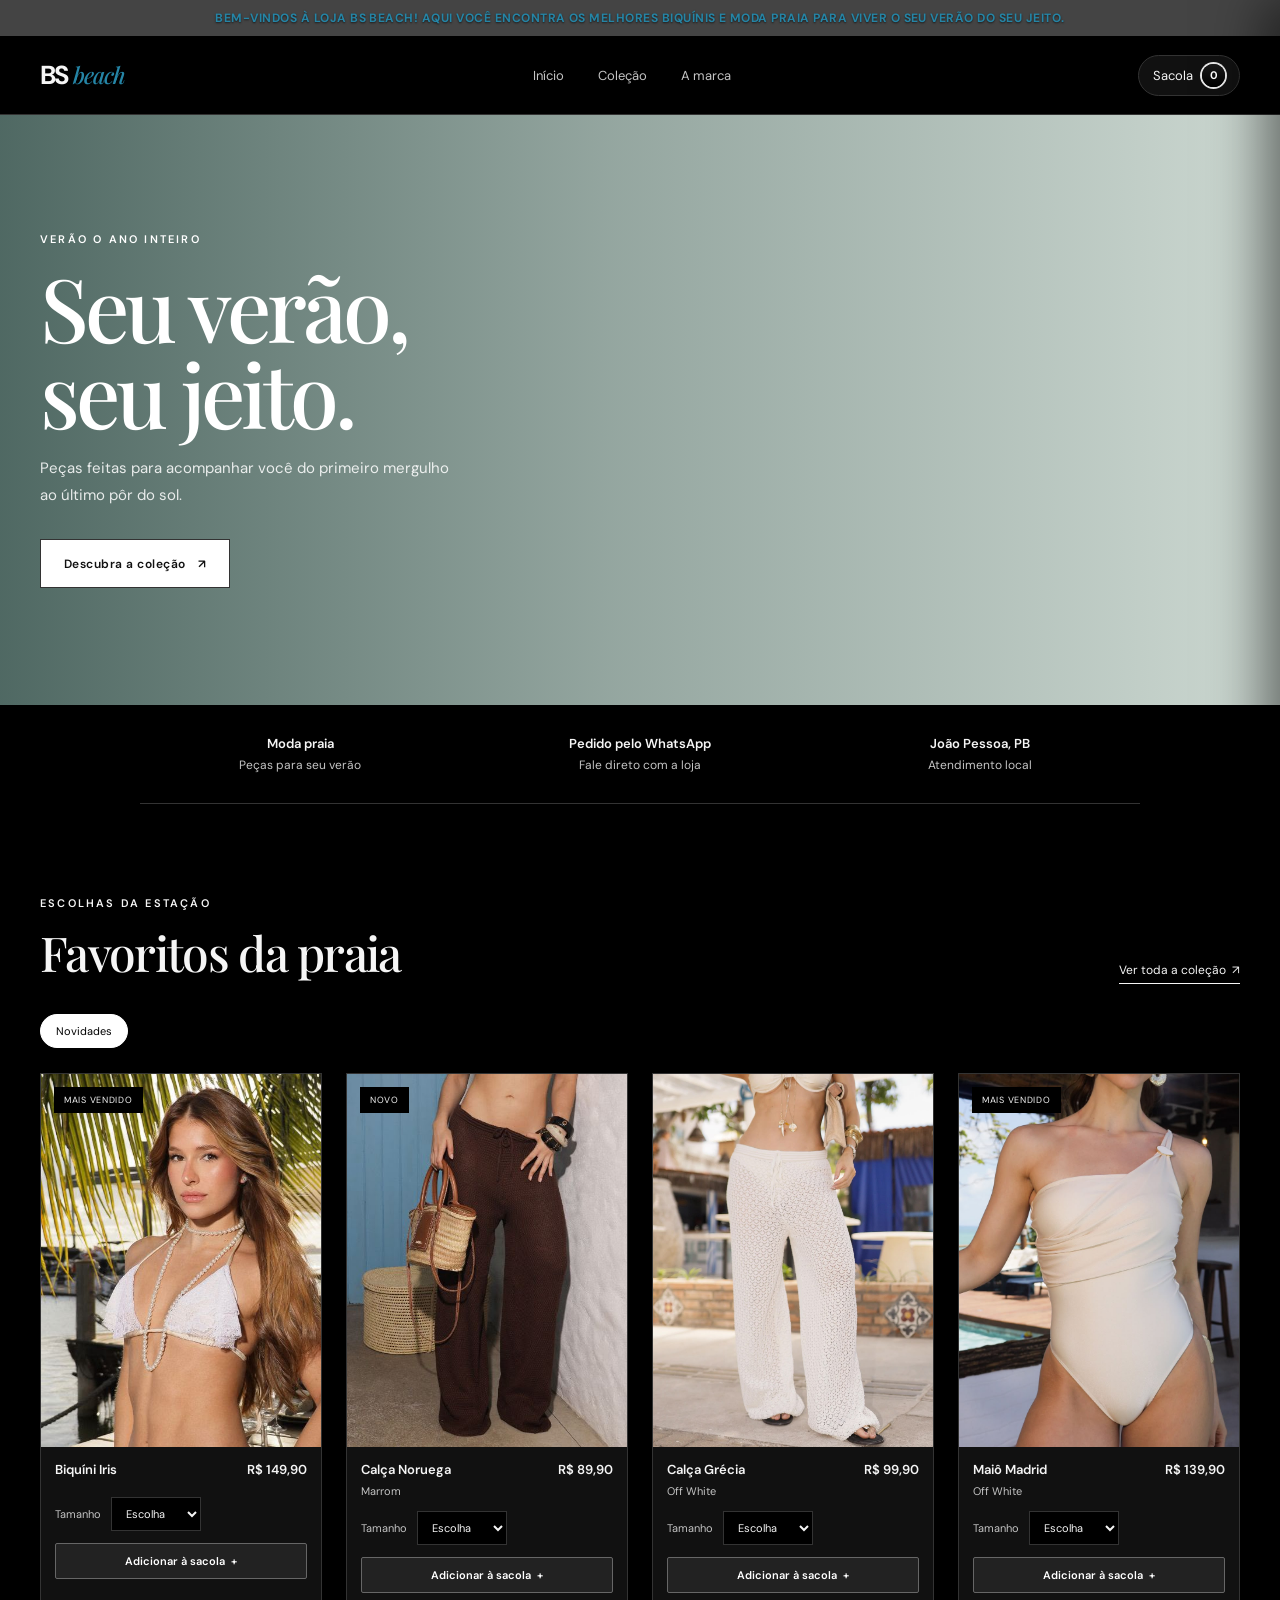
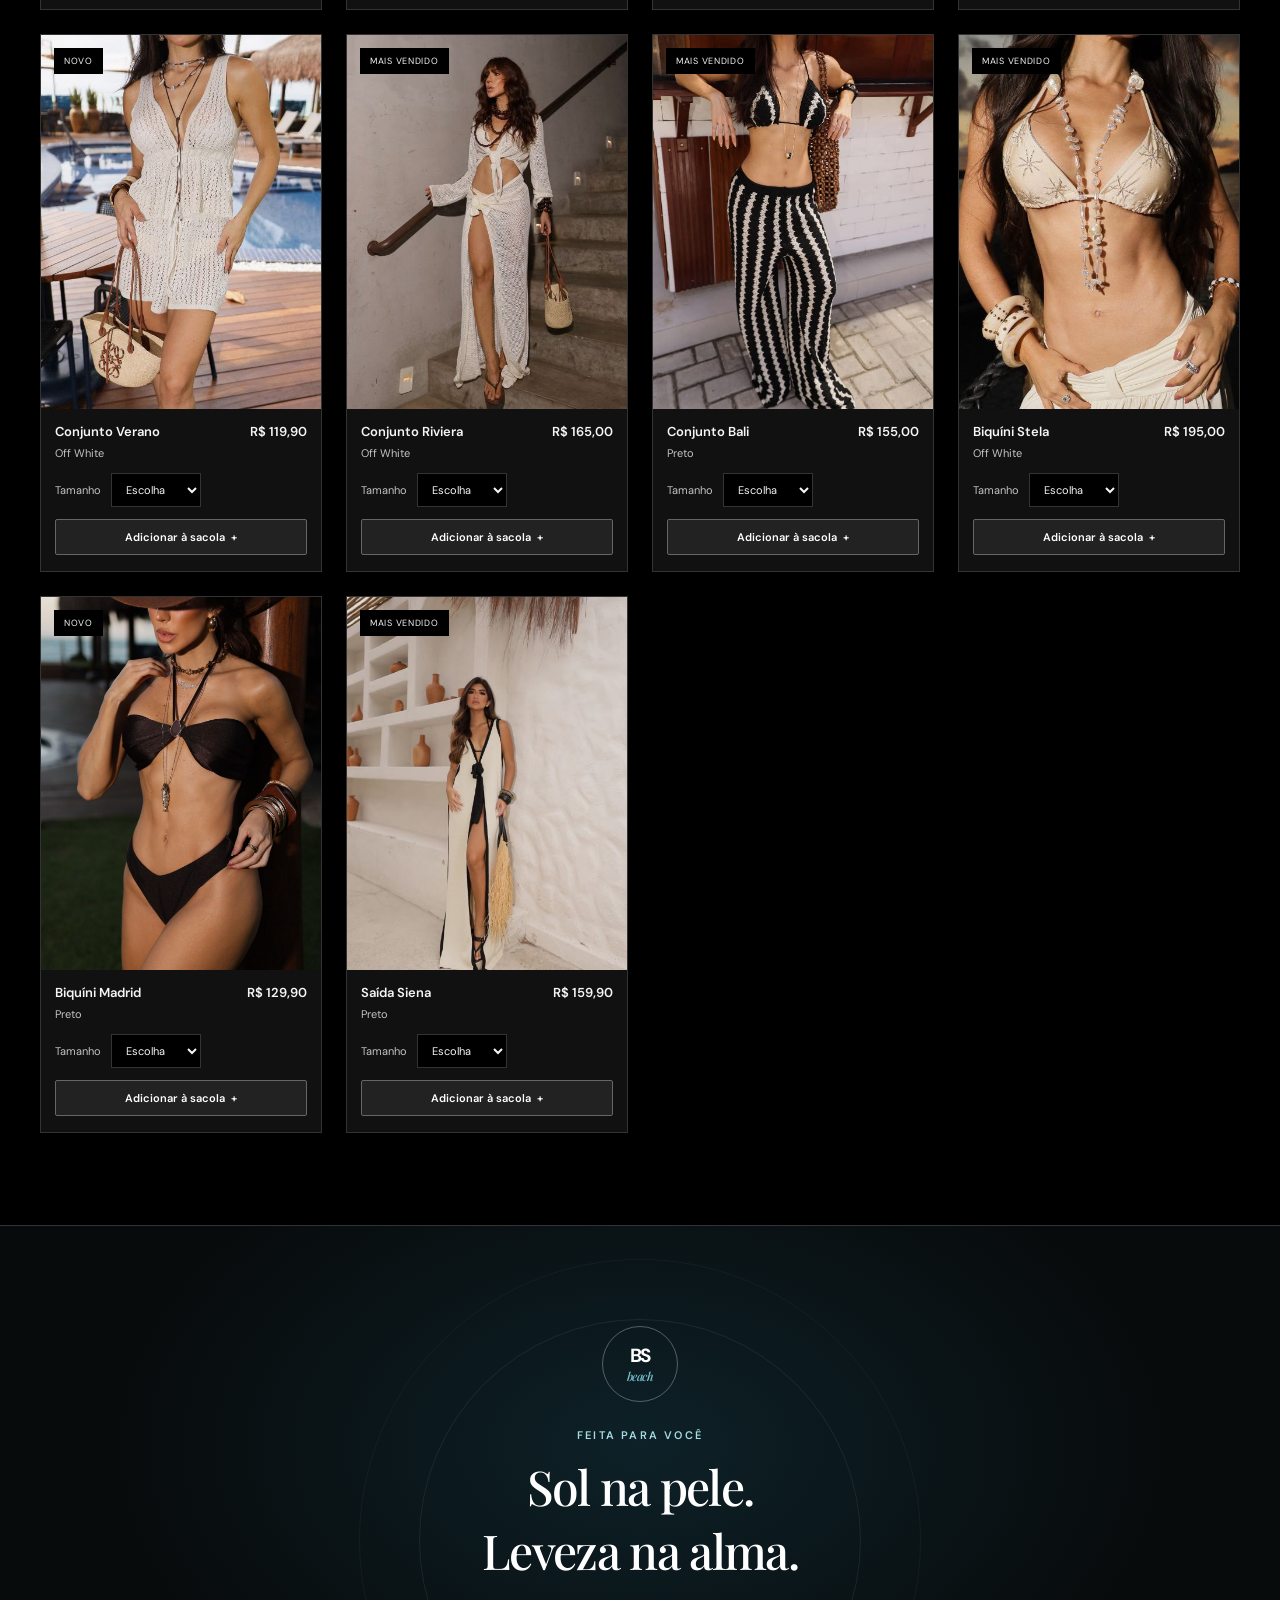
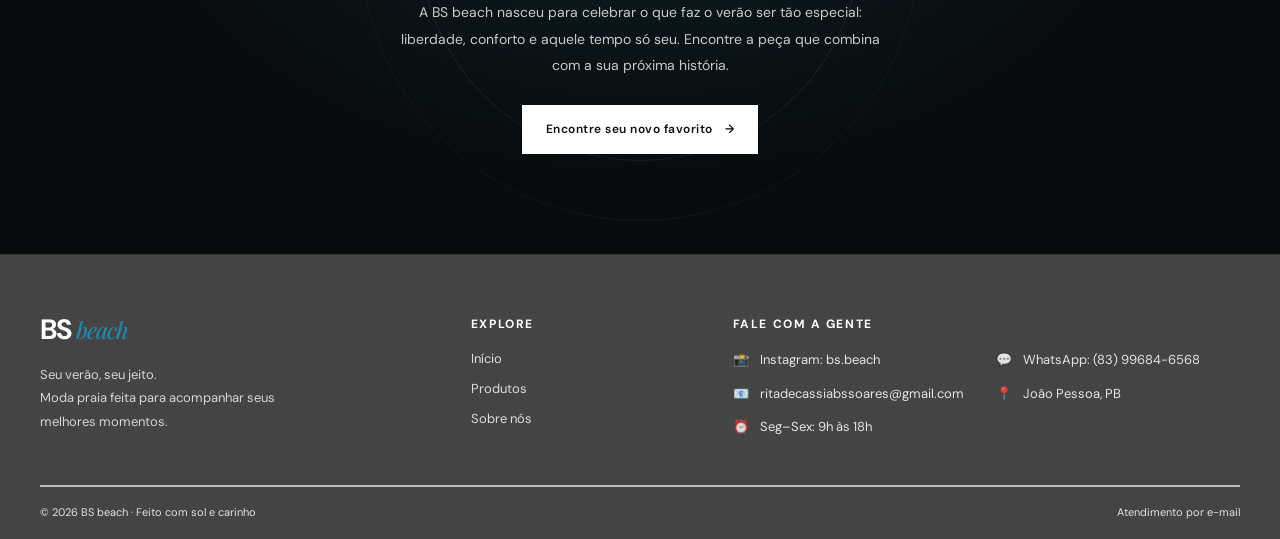
<file: index.html>
<!DOCTYPE html>
<html lang="pt-BR">
<head>
	<meta charset="UTF-8">
	<meta name="viewport" content="width=device-width, initial-scale=1.0">
	<meta name="theme-color" content="#000000">
	<meta name="description" content="BS beach — biquínis e moda praia para viver o seu verão do seu jeito.">
	<title>🐚 BS beach — seu verão, seu jeito</title>
	<link rel="preconnect" href="https://fonts.googleapis.com">
	<link rel="preconnect" href="https://fonts.gstatic.com" crossorigin>
	<link href="https://fonts.googleapis.com/css2?family=DM+Sans:wght@400;500;600;700&family=Playfair+Display:wght@500;600;700&display=swap" rel="stylesheet">
	<link rel="stylesheet" href="style.css">
</head>
<body>
	<div class="announcement">Bem-Vindos à loja BS beach! Aqui você encontra os melhores biquínis e moda praia para viver o seu verão do seu jeito.</div>
	<header class="site-header">
		<div class="header-inner">
			<a class="brand" href="#inicio" aria-label="BS beach, início">BS <span>beach</span></a>
			<nav class="main-nav" id="main-nav" aria-label="Navegação principal">
				<a href="#inicio">Início</a>
				<a href="#colecao">Coleção</a>
				<a href="#sobre">A marca</a>
			</nav>
			<div class="header-actions">
				<button class="cart-button" id="open-cart" type="button" aria-label="Abrir sacola">
					Sacola <span class="cart-count" id="cart-count">0</span>
				</button>
			</div>
			<button class="menu-toggle" id="menu-toggle" type="button" aria-label="Abrir menu" aria-controls="main-nav" aria-expanded="false">
				<span></span><span></span><span></span>
			</button>
		</div>
	</header>

	<main>
		<section class="hero" id="inicio">
			<div class="hero-content">
				<p class="eyebrow">Verão o ano inteiro</p>
				<h1>Seu verão,<br>seu jeito.</h1>
				<p class="hero-copy">Peças feitas para acompanhar você do primeiro mergulho ao último pôr do sol.</p>
				<a class="button button-light" href="#colecao">Descubra a coleção <span aria-hidden="true">↗</span></a>
			</div>
		</section>

		<section class="benefits" aria-label="Informações da loja">
			<div class="benefit"><strong>Moda praia</strong>Peças para seu verão</div>
			<div class="benefit"><strong>Pedido pelo WhatsApp</strong>Fale direto com a loja</div>
			<div class="benefit"><strong>João Pessoa, PB</strong>Atendimento local</div>
		</section>

		<section class="section" id="colecao">
			<div class="section-heading">
				<div><p class="eyebrow">Escolhas da estação</p><h2>Favoritos da praia</h2></div>
				<a class="text-link" href="#colecao">Ver toda a coleção&nbsp; ↗</a>
			</div>
			<div class="filters" aria-label="Filtrar produtos">
				<button class="filter-chip active" type="button" data-filter="todos">Novidades</button>
			</div>
			<div class="product-grid" id="product-grid">
				<article class="product-card" data-category="biquinis">
					<div class="product-image"><img src="imagens/iris.jpeg" alt="Modelo usando conjunto de moda praia em tons neutros" loading="lazy"><span class="product-tag">Mais vendido</span></div>
					<div class="product-info"><div class="product-title-row"><h3 class="product-name">Biquíni Iris</h3><span class="product-price">R$ 149,90</span></div><p class="product-detail"></p><label class="size-label">Tamanho<select class="size-select" aria-label="Tamanho do Biquíni Iris"><option value="">Escolha</option><option value="P">P</option><option value="M">M</option><option value="G">G</option></select></label><button class="add-button" type="button" data-name="Biquíni Iris" data-price="149.90">Adicionar à sacola&nbsp; +</button></div>
				</article>
				<article class="product-card">
					<div class="product-image"><img src="imagens/calçanoruega.jpeg" alt="Calça Noruega marrom" loading="lazy"><span class="product-tag">Novo</span></div>
					<div class="product-info"><div class="product-title-row"><h3 class="product-name">Calça Noruega</h3><span class="product-price">R$ 89,90</span></div><p class="product-detail">Marrom</p><label class="size-label">Tamanho<select class="size-select" aria-label="Tamanho da Calça Noruega"><option value="">Escolha</option><option value="P">P</option><option value="M">M</option><option value="G">G</option></select></label><button class="add-button" type="button" data-name="Calça Noruega" data-price="89.90">Adicionar à sacola&nbsp; +</button></div>
				</article>
				<article class="product-card">
					<div class="product-image"><img src="imagens/calçagrecia.jpeg" alt="Calça Grécia off white" loading="lazy"></div>
					<div class="product-info"><div class="product-title-row"><h3 class="product-name">Calça Grécia</h3><span class="product-price">R$ 99,90</span></div><p class="product-detail">Off White</p><label class="size-label">Tamanho<select class="size-select" aria-label="Tamanho da Calça Grécia"><option value="">Escolha</option><option value="P">P</option><option value="M">M</option><option value="G">G</option></select></label><button class="add-button" type="button" data-name="Calça Grécia" data-price="99.90">Adicionar à sacola&nbsp; +</button></div>
				</article>
				<article class="product-card" data-category="biquinis">
					<div class="product-image"><img src="imagens/maiomadrid.jpeg" alt="Modelo usando conjunto de moda praia em tons neutros" loading="lazy"><span class="product-tag">Mais vendido</span></div>
					<div class="product-info"><div class="product-title-row"><h3 class="product-name">Maiô Madrid</h3><span class="product-price">R$ 139,90</span></div><p class="product-detail">Off White</p><label class="size-label">Tamanho<select class="size-select" aria-label="Tamanho do Maiô Madrid"><option value="">Escolha</option><option value="P">P</option><option value="M">M</option><option value="G">G</option></select></label><button class="add-button" type="button" data-name="Maiô Madrid" data-price="139.90">Adicionar à sacola&nbsp; +</button></div>
				</article>
				<article class="product-card" data-category="biquinis">
					<div class="product-image"><img src="imagens/conjuntoverano.jpeg" alt="Modelo usando conjunto de moda praia em tons neutros" loading="lazy"><span class="product-tag">Novo</span></div>
					<div class="product-info"><div class="product-title-row"><h3 class="product-name">Conjunto Verano</h3><span class="product-price">R$ 119,90</span></div><p class="product-detail">Off White</p><label class="size-label">Tamanho<select class="size-select" aria-label="Tamanho do Conjunto Verano"><option value="">Escolha</option><option value="P">P</option><option value="M">M</option><option value="G">G</option></select></label><button class="add-button" type="button" data-name="Conjunto Verano" data-price="119.90">Adicionar à sacola&nbsp; +</button></div>
				</article>
				<article class="product-card" data-category="biquinis">
					<div class="product-image"><img src="imagens/conjuntoriviera.jpeg" alt="Modelo usando conjunto de moda praia em tons neutros" loading="lazy"><span class="product-tag">Mais vendido</span></div>
					<div class="product-info"><div class="product-title-row"><h3 class="product-name">Conjunto Riviera</h3><span class="product-price">R$ 165,00</span></div><p class="product-detail">Off White</p><label class="size-label">Tamanho<select class="size-select" aria-label="Tamanho do Conjunto Riviera"><option value="">Escolha</option><option value="P">P</option><option value="M">M</option><option value="G">G</option></select></label><button class="add-button" type="button" data-name="Conjunto Riviera" data-price="165.00">Adicionar à sacola&nbsp; +</button></div>
				</article>
				<article class="product-card" data-category="biquinis">
					<div class="product-image"><img src="imagens/conjuntobali.jpeg" alt="Modelo usando conjunto de moda praia em tons neutros" loading="lazy"><span class="product-tag">Mais vendido</span></div>
					<div class="product-info"><div class="product-title-row"><h3 class="product-name">Conjunto Bali</h3><span class="product-price">R$ 155,00</span></div><p class="product-detail">Preto</p><label class="size-label">Tamanho<select class="size-select" aria-label="Tamanho do Conjunto Bali"><option value="">Escolha</option><option value="P">P</option><option value="M">M</option><option value="G">G</option></select></label><button class="add-button" type="button" data-name="Conjunto Bali" data-price="155.00">Adicionar à sacola&nbsp; +</button></div>
				</article>
				<article class="product-card" data-category="biquinis">
					<div class="product-image"><img src="imagens/biquinistela.jpeg" alt="Modelo usando conjunto de moda praia em tons neutros" loading="lazy"><span class="product-tag">Mais vendido</span></div>
					<div class="product-info"><div class="product-title-row"><h3 class="product-name">Biquíni Stela</h3><span class="product-price">R$ 195,00</span></div><p class="product-detail">Off White</p><label class="size-label">Tamanho<select class="size-select" aria-label="Tamanho do Biquíni Stela"><option value="">Escolha</option><option value="P">P</option><option value="M">M</option><option value="G">G</option></select></label><button class="add-button" type="button" data-name="Biquíni Stela" data-price="195.00">Adicionar à sacola&nbsp; +</button></div>
				</article>
				<article class="product-card" data-category="biquinis">
					<div class="product-image"><img src="imagens/biquinimadrid.jpeg" alt="Modelo usando conjunto de moda praia em tons neutros" loading="lazy"><span class="product-tag">Novo</span></div>
					<div class="product-info"><div class="product-title-row"><h3 class="product-name">Biquíni Madrid</h3><span class="product-price">R$ 129,90</span></div><p class="product-detail">Preto</p><label class="size-label">Tamanho<select class="size-select" aria-label="Tamanho do Biquíni Madrid"><option value="">Escolha</option><option value="P">P</option><option value="M">M</option><option value="G">G</option></select></label><button class="add-button" type="button" data-name="Biquíni Madrid" data-price="129.90">Adicionar à sacola&nbsp; +</button></div>
				</article>
				<article class="product-card" data-category="biquinis">
					<div class="product-image"><img src="imagens/saidasiena.jpeg" alt="Modelo usando conjunto de moda praia em tons neutros" loading="lazy"><span class="product-tag">Mais vendido</span></div>
					<div class="product-info"><div class="product-title-row"><h3 class="product-name">Saída Siena</h3><span class="product-price">R$ 159,90</span></div><p class="product-detail">Preto</p><label class="size-label">Tamanho<select class="size-select" aria-label="Tamanho da Saída Siena"><option value="">Escolha</option><option value="P">P</option><option value="M">M</option><option value="G">G</option></select></label><button class="add-button" type="button" data-name="Saída Siena" data-price="159.90">Adicionar à sacola&nbsp; +</button></div>
				</article>
			</div>
		</section>

		<section class="story" id="sobre">
			<div class="story-content">
				<div class="story-mark" aria-hidden="true">BS <span>beach</span></div>
				<p class="eyebrow">Feita para você</p>
				<h2>Sol na pele.<br>Leveza na alma.</h2>
				<p>A BS beach nasceu para celebrar o que faz o verão ser tão especial: liberdade, conforto e aquele tempo só seu. Encontre a peça que combina com a sua próxima história.</p>
				<a class="button" href="#colecao">Encontre seu novo favorito <span aria-hidden="true">→</span></a>
			</div>
		</section>

	</main>

	<footer>
		<div class="footer-inner">
			<div class="footer-brand-block">
				<a class="brand footer-brand" href="#inicio">BS <span>beach</span></a>
				<p>Seu verão, seu jeito.<br>Moda praia feita para acompanhar seus melhores momentos.</p>
			</div>
			<nav class="footer-nav" aria-label="Links do rodapé">
				<h2 class="footer-heading">Explore</h2>
				<div class="footer-links"><a href="#inicio">Início</a><a href="#colecao">Produtos</a><a href="#sobre">Sobre nós</a></div>
			</nav>
			<div class="footer-contacts" aria-label="Contatos">
				<h2 class="footer-heading">Fale com a gente</h2>
				<a href="https://instagram.com/bs.beach" target="_blank" rel="noopener noreferrer"><span aria-hidden="true">📸</span> Instagram: bs.beach</a>
				<a href="https://wa.me/5583996846568" target="_blank" rel="noopener noreferrer"><span aria-hidden="true">💬</span> WhatsApp: (83) 99684-6568</a>
				<a href="mailto:ritadecassiabssoares@gmail.com"><span aria-hidden="true">📧</span> ritadecassiabssoares@gmail.com</a>
				<span><span aria-hidden="true">📍</span> João Pessoa, PB</span>
				<span><span aria-hidden="true">⏰</span> Seg–Sex: 9h às 18h</span>
			</div>
			<div class="footer-bottom"><span class="copyright">© 2026 BS beach · Feito com sol e carinho</span><a class="footer-email" href="mailto:ritadecassiabssoares@gmail.com">Atendimento por e-mail</a></div>
		</div>
	</footer>

	<div class="drawer-backdrop" id="drawer-backdrop"></div>
	<aside class="cart-drawer" id="cart-drawer" aria-label="Sua sacola de compras" aria-hidden="true">
		<div class="drawer-header"><h2>Sua sacola</h2><button class="icon-button" id="close-cart" type="button" aria-label="Fechar sacola">×</button></div>
		<div class="cart-items" id="cart-items"><p class="empty-cart">Sua sacola ainda está vazia.<br>Que tal escolher seu próximo favorito?</p></div>
		<div class="cart-total"><span>Subtotal</span><span id="cart-total">R$ 0,00</span></div>
		<button class="button checkout-button" id="checkout-button" type="button">Finalizar pedido pelo WhatsApp&nbsp; ↗</button>
	</aside>
	<div class="toast" id="toast" role="status" aria-live="polite"></div>

	<script>
		const cart = [];
		const cartCount = document.querySelector('#cart-count');
		const cartItems = document.querySelector('#cart-items');
		const cartTotal = document.querySelector('#cart-total');
		const drawer = document.querySelector('#cart-drawer');
		const backdrop = document.querySelector('#drawer-backdrop');
		const toast = document.querySelector('#toast');
		const whatsappNumber = '5583996846568';
		let toastTimer;

		document.documentElement.dataset.theme = 'light';
  
		const menuToggle = document.querySelector('#menu-toggle');
		const mainNav = document.querySelector('#main-nav');

		function setMenuOpen(open) {
			menuToggle.setAttribute('aria-expanded', String(open));
			menuToggle.setAttribute('aria-label', open ? 'Fechar menu' : 'Abrir menu');
			menuToggle.classList.toggle('open', open);
			mainNav.classList.toggle('open', open);
		}

		menuToggle.addEventListener('click', () => {
			setMenuOpen(menuToggle.getAttribute('aria-expanded') !== 'true');
		});
		mainNav.addEventListener('click', event => {
			if (event.target.closest('a')) setMenuOpen(false);
		});

		const formatPrice = value => new Intl.NumberFormat('pt-BR', { style: 'currency', currency: 'BRL' }).format(value);

		function showToast(message) {
			toast.textContent = message;
			toast.classList.add('show');
			clearTimeout(toastTimer);
			toastTimer = setTimeout(() => toast.classList.remove('show'), 2400);
		}

		function renderCart() {
			cartCount.textContent = cart.reduce((sum, item) => sum + item.quantity, 0);
			const total = cart.reduce((sum, item) => sum + item.price * item.quantity, 0);
			cartTotal.textContent = formatPrice(total);

			if (!cart.length) {
				cartItems.innerHTML = '<p class="empty-cart">Sua sacola ainda está vazia.<br>Que tal escolher seu próximo favorito?</p>';
				return;
			}

			cartItems.innerHTML = cart.map((item, index) => `
				<div class="cart-item">
					<div><p class="cart-item-name">${item.name} · Tam. ${item.size} × ${item.quantity}</p><span class="cart-item-price">${formatPrice(item.price * item.quantity)}</span></div>
					<button class="remove-item" type="button" data-index="${index}" aria-label="Remover ${item.name}">Remover</button>
				</div>`).join('');
		}

		function setDrawer(open) {
			drawer.classList.toggle('open', open);
			backdrop.classList.toggle('open', open);
			drawer.setAttribute('aria-hidden', String(!open));
			document.body.style.overflow = open ? 'hidden' : '';
			if (open) document.querySelector('#close-cart').focus();
		}

		document.querySelectorAll('.add-button').forEach(button => {
			button.addEventListener('click', () => {
				const sizeSelect = button.closest('.product-info').querySelector('.size-select');
				const size = sizeSelect?.value || '';
				if (sizeSelect && !size) {
					sizeSelect.focus();
					showToast('Escolha o tamanho P, M ou G antes de adicionar.');
					return;
				}

				const existing = cart.find(item => item.name === button.dataset.name && item.size === size);
				if (existing) existing.quantity += 1;
				else cart.push({ name: button.dataset.name, size, price: Number(button.dataset.price), quantity: 1 });
				renderCart();
				showToast(`${button.dataset.name}${size ? ` tamanho ${size}` : ''} adicionado à sacola!`);
			});
		});

		document.querySelector('#open-cart').addEventListener('click', () => setDrawer(true));
		document.querySelector('#close-cart').addEventListener('click', () => setDrawer(false));
		backdrop.addEventListener('click', () => setDrawer(false));
		document.addEventListener('keydown', event => {
			if (event.key === 'Escape') {
				setDrawer(false);
				setMenuOpen(false);
			}
		});

		cartItems.addEventListener('click', event => {
			const button = event.target.closest('.remove-item');
			if (!button) return;
			cart.splice(Number(button.dataset.index), 1);
			renderCart();
		});

		document.querySelector('#checkout-button').addEventListener('click', () => {
			if (!cart.length) {
				showToast('Adicione pelo menos um produto à sacola antes de finalizar.');
				return;
			}

			const orderLines = cart.map(item =>
				`• ${item.name}${item.size ? ` · Tam. ${item.size}` : ''} × ${item.quantity} — ${formatPrice(item.price * item.quantity)}`
			);
			const total = cart.reduce((sum, item) => sum + item.price * item.quantity, 0);
			const message = [
				'Olá! Quero finalizar este pedido da BS beach:',
				'',
				...orderLines,
				'',
				`Total: ${formatPrice(total)}`,
				'',
				'Podem confirmar a disponibilidade do produto e me orientar sobre o pagamento e a entrega?'
			].join('\n');
			const whatsappUrl = `https://wa.me/${whatsappNumber}?text=${encodeURIComponent(message)}`;

			window.open(whatsappUrl, '_blank', 'noopener,noreferrer');
			setDrawer(false);
		});

	</script>
</body>
</html>
</file>
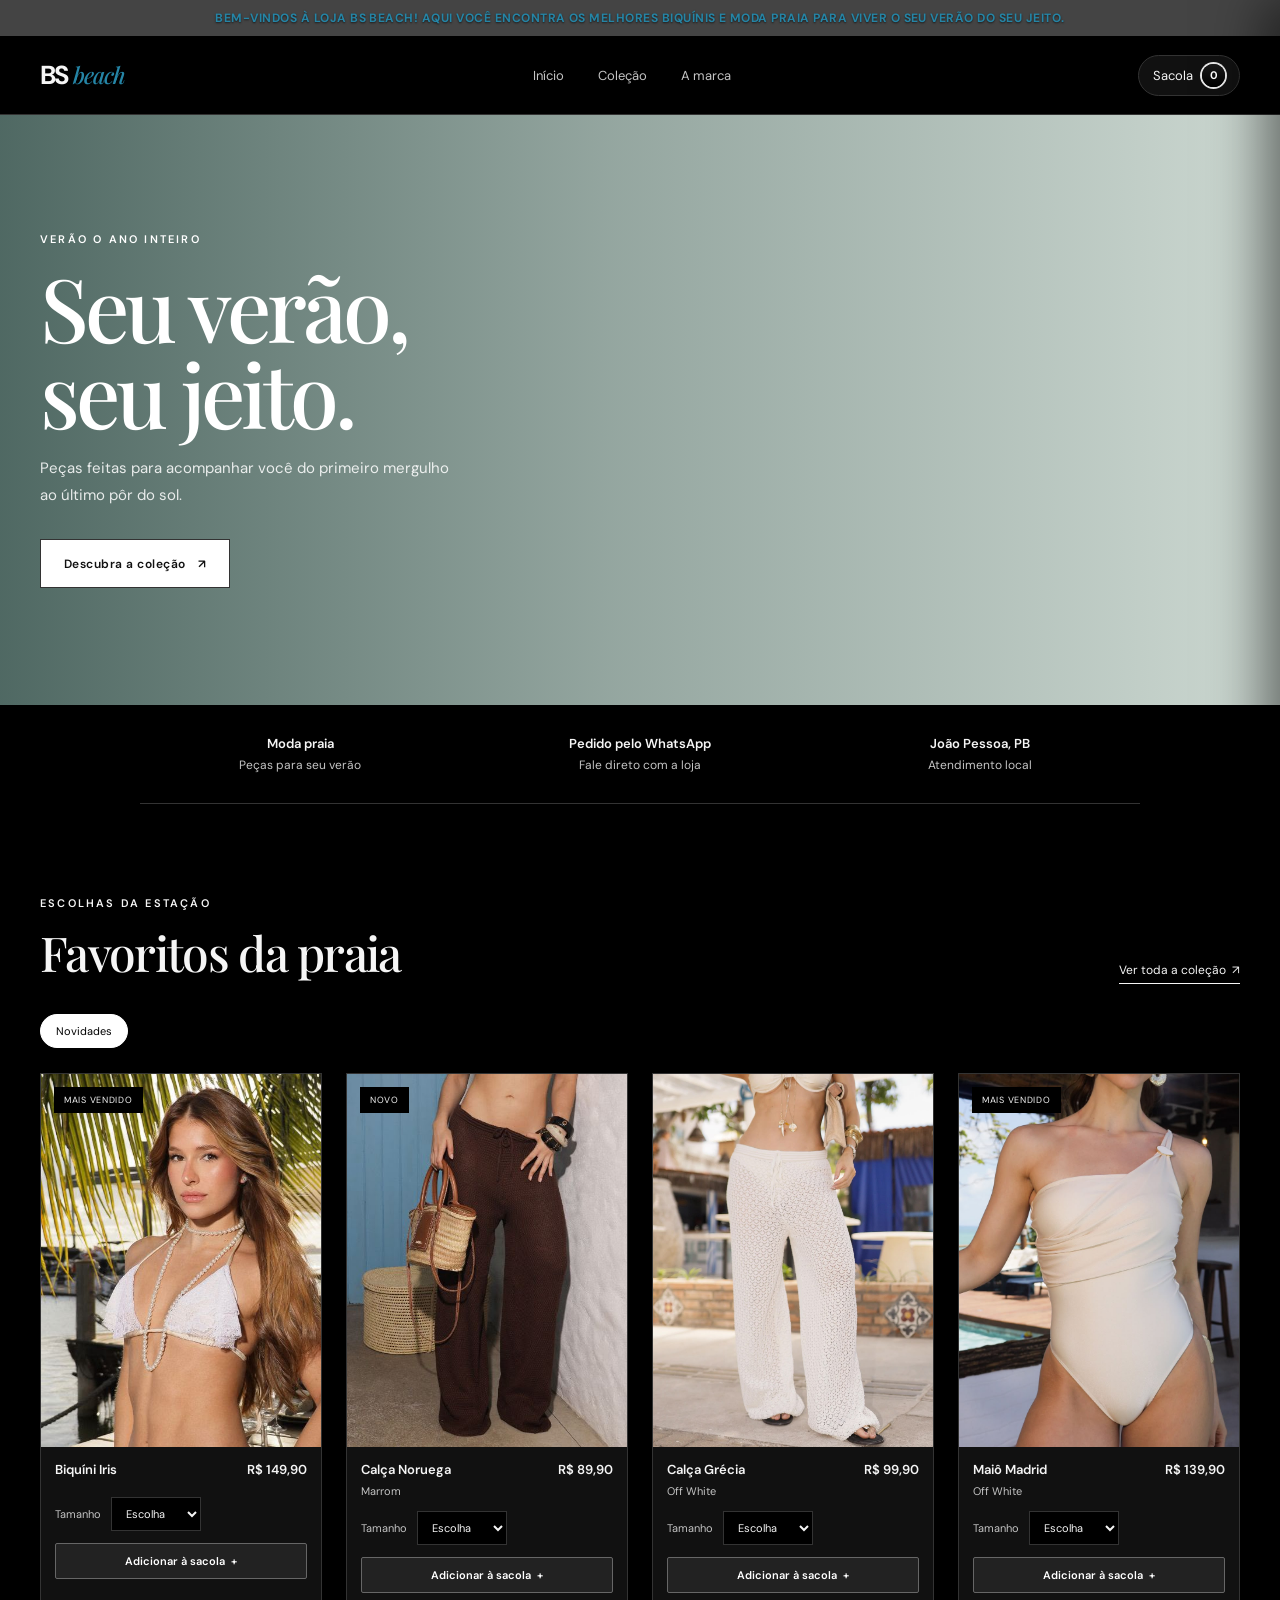
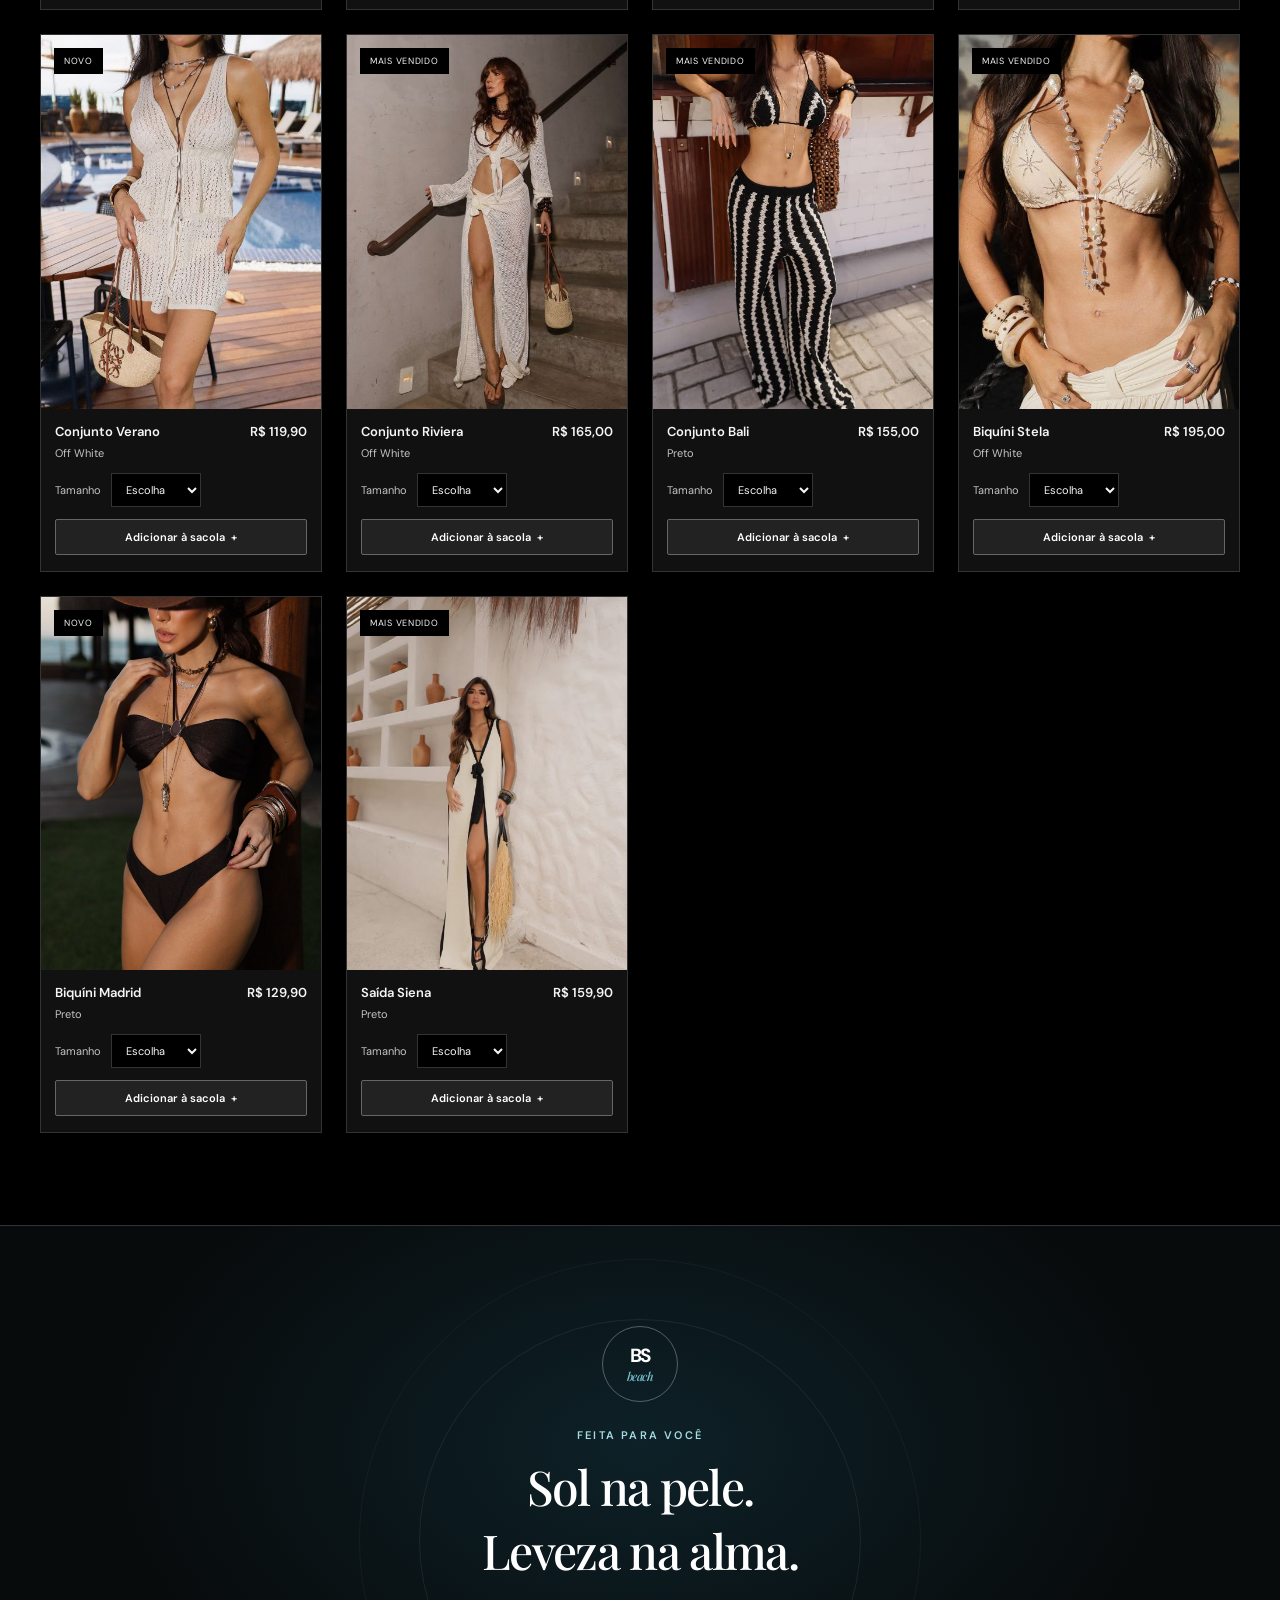
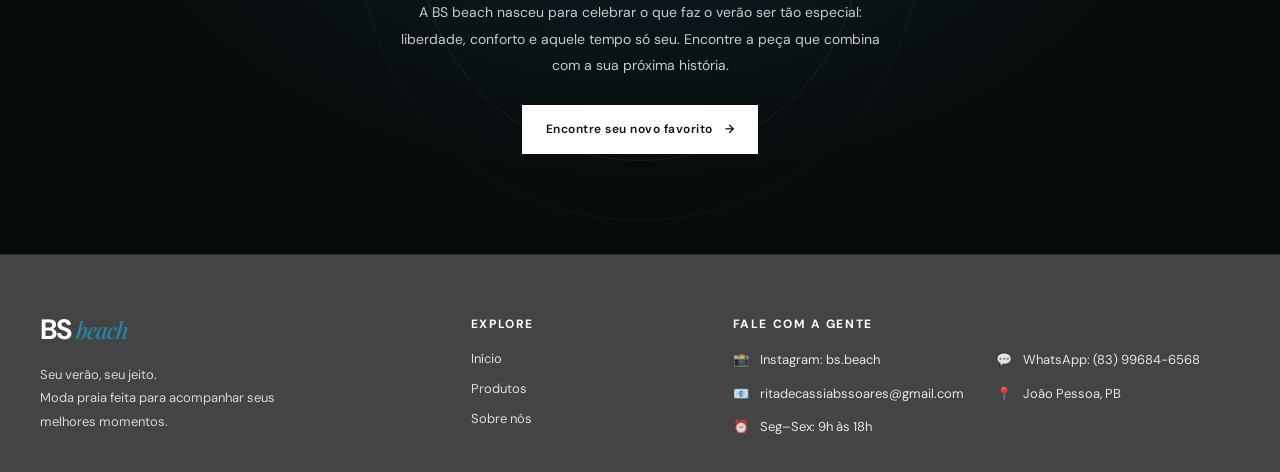
<file: pagina.html>
<!DOCTYPE html>
<html lang="pt-BR">
<head>
	<meta charset="UTF-8">
	<meta name="viewport" content="width=device-width, initial-scale=1.0">
	<meta http-equiv="refresh" content="0; url=index.html">
	<title>BS beach</title>
</head>
<body>
	<p>A página foi movida. <a href="index.html">Clique aqui para abrir a BS beach.</a></p>
</body>
</html>
</file>
<file: style.css>
:root {
	--ink: #f5f5f5;
	--muted: #c4c4c4;
	--sand: #111111;
	--cream: #000000;
	--coral: #f5f5f5;
	--ocean: #ffffff;
	--line: #333333;
	--text: #f5f5f5;
	--card: #111111;
	--surface-strong: #ffffff;
	--surface-strong-text: #111111;
	--serif: 'Playfair Display', Georgia, serif;
	--sans: 'DM Sans', Arial, sans-serif;
}

* { box-sizing: border-box; }
html { color-scheme: dark; scroll-behavior: smooth; background: #000000; }
body { margin: 0; color: var(--text); background: #000000; font-family: var(--sans); }
button, a { font: inherit; }
a { color: inherit; text-decoration: none; }
button { color: inherit; }

.announcement { padding: 10px 20px; background: #444444; color: #2585a6; text-align: center; font-size: 12px; font-weight: 700; letter-spacing: .04em; text-transform: uppercase; text-shadow: 0 1px 2px rgba(0,0,0,.65); }
.site-header { position: sticky; z-index: 10; top: 0; border-bottom: 1px solid var(--line); background: rgba(0,0,0,.96); backdrop-filter: blur(12px); }
.header-inner { width: min(1200px, calc(100% - 48px)); height: 78px; margin: auto; display: flex; align-items: center; justify-content: space-between; }
.brand { display: inline-flex; align-items: baseline; gap: 5px; font-size: 26px; font-weight: 700; letter-spacing: -.08em; }
.brand span { color: #2585a6; font-family: var(--serif); font-size: 23px; font-style: italic; font-weight: 500; letter-spacing: -.04em; }
.main-nav { display: flex; gap: 34px; color: var(--muted); font-size: 13px; }
.main-nav a:hover { color: #ffffff; }
.footer-links a:hover { color: #ffffff; }
.header-actions { display: flex; align-items: center; gap: 18px; }
.menu-toggle { display: none; }
.cart-button {
	display: inline-flex; align-items: center; gap: 9px; padding: 8px 14px; border: 1px solid var(--line); border-radius: 999px; background: #111111; color: var(--text); cursor: pointer; font-size: 13px; box-shadow: 0 4px 10px rgba(0,0,0,.25); transition: all .2s ease;
}
.cart-button:hover { border-color: #777777; background: #222222; transform: translateY(-1px); }
.cart-count {
	display: grid; width: 23px; height: 23px; place-items: center; border-radius: 50%; background: linear-gradient(180deg, #1a1a1a 0%, #000000 100%); color: #ffffff; font-size: 11px; font-weight: 700; box-shadow: 0 0 0 2px rgba(255,255,255,.9);
}

.hero { position: relative; min-height: 590px; display: flex; align-items: center; overflow: hidden; background: #d3ded7; }
.hero::before { position: absolute; inset: 0; content: ''; background: linear-gradient(90deg, rgba(17,49,44,.68) 0%, rgba(17,49,44,.32) 48%, rgba(17,49,44,.03) 100%), url('https://images.unsplash.com/photo-1500375592092-40eb2168fd21?auto=format&fit=crop&w=2000&q=85') center 53% / cover; }
.hero-content { position: relative; width: min(1200px, calc(100% - 48px)); margin: 0 auto; padding: 80px 0; color: white; }
.eyebrow { margin: 0 0 18px; font-size: 11px; font-weight: 600; letter-spacing: .2em; text-transform: uppercase; }
h1, h2, h3, p { margin-top: 0; }
.hero h1 { max-width: 610px; margin-bottom: 19px; font-family: var(--serif); font-size: clamp(52px, 7vw, 88px); font-weight: 500; letter-spacing: -.045em; line-height: .98; }
.hero-copy { max-width: 410px; margin-bottom: 30px; color: rgba(255,255,255,.86); font-size: 15px; line-height: 1.8; }
.button { min-height: 49px; display: inline-flex; align-items: center; justify-content: center; gap: 12px; padding: 0 23px; border: 1px solid transparent; background: #ffffff; color: #111111; cursor: pointer; font-size: 12px; font-weight: 600; letter-spacing: .04em; transition: transform .2s, background .2s; }
.button:hover { transform: translateY(-2px); background: #dddddd; }
.button-light { border-color: rgba(0,0,0,.8); background: #ffffff; color: #111111; }
.button-light:hover { background: #000000; color: #ffffff; }

main, .benefits, .section, .story, .newsletter {
	background-color: #000000;
}

.benefits { display: grid; grid-template-columns: repeat(3, 1fr); gap: 20px; width: min(1000px, calc(100% - 48px)); margin: auto; padding: 30px 0; border-bottom: 1px solid var(--line); text-align: center; }
.benefit { color: var(--muted); font-size: 12px; }
.benefit strong { display: block; margin-bottom: 5px; color: var(--ink); font-size: 13px; font-weight: 600; }
.section { width: min(1200px, calc(100% - 48px)); margin: auto; padding: 92px 0; }
.section-heading { display: flex; align-items: end; justify-content: space-between; gap: 20px; margin-bottom: 30px; }
.section-heading .eyebrow { margin-bottom: 10px; color: var(--coral); }
h2 { margin-bottom: 0; font-family: var(--serif); font-size: clamp(34px, 4vw, 48px); font-weight: 500; letter-spacing: -.035em; }
.text-link { padding-bottom: 5px; border-bottom: 1px solid var(--text); font-size: 12px; }
.filters { display: flex; gap: 9px; margin-bottom: 25px; overflow-x: auto; }
.filter-chip { flex: 0 0 auto; padding: 9px 15px; border: 1px solid var(--line); border-radius: 30px; background: transparent; color: var(--muted); cursor: pointer; font-size: 11px; transition: .2s; }
.filter-chip:hover, .filter-chip.active { border-color: #ffffff; background: #ffffff; color: #000000; }
.product-grid { display: grid; grid-template-columns: repeat(4, minmax(0, 1fr)); gap: 24px; }
.product-card[hidden] { display: none; }
.product-card { overflow: hidden; border: 1px solid var(--line); background: var(--card); }
.product-image { position: relative; aspect-ratio: 3 / 4; overflow: hidden; background: #111111; }
.product-image img { width: 100%; height: 100%; object-fit: cover; transition: transform .5s; }
.product-card:hover .product-image img { transform: scale(1.04); }
.product-tag { position: absolute; top: 13px; left: 13px; padding: 7px 10px; background: var(--cream); font-size: 9px; letter-spacing: .08em; text-transform: uppercase; }
.product-info { padding: 14px 14px 16px; }
.product-title-row { display: flex; justify-content: space-between; gap: 8px; align-items: baseline; }
.product-name { margin-bottom: 6px; font-size: 13px; font-weight: 600; }
.product-price { margin-bottom: 6px; font-size: 13px; font-weight: 600; white-space: nowrap; }
.product-detail { margin-bottom: 13px; color: var(--muted); font-size: 11px; }
.size-label { display: flex; align-items: center; gap: 10px; margin: 0 0 12px; color: var(--muted); font-size: 11px; }
.size-select { min-width: 90px; padding: 8px 10px; border: 1px solid var(--line); background: var(--cream); color: var(--text); font: inherit; cursor: pointer; }
.size-select:focus { outline: 1px solid var(--ink); }
.add-button { width: 100%; padding: 10px; border: 1px solid #666666; border-radius: 2px; background: #222222; color: #ffffff; cursor: pointer; font-size: 11px; font-weight: 600; transition: .2s; }
.add-button:hover { border-color: #ffffff; background: #ffffff; color: #111111; }

.story { position: relative; overflow: hidden; padding: clamp(58px, 8vw, 100px) 24px; border-top: 1px solid var(--line); border-bottom: 1px solid var(--line); background: radial-gradient(ellipse at 50% 35%, rgba(37,133,166,.18), transparent 58%), #080b0c; }
.story::before, .story::after { position: absolute; top: 50%; left: 50%; width: min(440px, 80vw); aspect-ratio: 1; border: 1px solid rgba(255,255,255,.07); border-radius: 50%; content: ''; pointer-events: none; transform: translate(-50%, -50%); }
.story::after { width: min(560px, 100vw); border-color: rgba(255,255,255,.04); }
.story-content { position: relative; z-index: 1; display: flex; width: min(680px, 100%); min-width: 0; flex-direction: column; align-items: center; justify-content: center; margin: 0 auto; color: #ffffff; text-align: center; }
.story-mark { display: grid; width: 76px; height: 76px; place-content: center; margin-bottom: 26px; border: 1px solid rgba(255,255,255,.3); border-radius: 50%; font-size: 19px; font-weight: 700; letter-spacing: -.08em; }
.story-mark span { color: #79c4d2; font-family: var(--serif); font-size: 12px; font-style: italic; font-weight: 500; letter-spacing: -.04em; }
.story-content .eyebrow { margin-bottom: 12px; color: #a7dce5; }
.story-content h2 { max-width: 560px; margin-bottom: 17px; }
.story-content p:not(.eyebrow) { max-width: 510px; margin-bottom: 26px; color: rgba(255,255,255,.78); font-size: 14px; line-height: 1.9; }

footer { padding: 56px 24px 20px; background: #444444; color: white; }
.footer-inner { width: min(1200px, 100%); margin: auto; display: grid; grid-template-columns: 1.15fr .65fr 1.5fr; gap: 42px; }
.footer-brand-block { max-width: 290px; }
.footer-brand { font-size: 28px; }
.footer-brand span { color: #2585a6; }
.footer-brand-block p { margin: 15px 0 0; color: rgba(255,255,255,.78); font-size: 13px; line-height: 1.8; }
.footer-heading { margin: 5px 0 18px; color: white; font-family: var(--sans); font-size: 12px; font-weight: 700; letter-spacing: .13em; text-transform: uppercase; }
.footer-links { display: flex; flex-direction: column; align-items: flex-start; gap: 13px; color: rgba(255,255,255,.82); font-size: 13px; }
.footer-links a, .footer-contacts a, .footer-email { transition: color .2s, opacity .2s; }
.footer-links a:hover, .footer-contacts a:hover, .footer-email:hover { color: #ffffff; opacity: 1; }
.footer-contacts { display: grid; grid-template-columns: repeat(2, minmax(0, 1fr)); align-content: start; gap: 13px 20px; color: rgba(255,255,255,.86); font-size: 13px; }
.footer-contacts .footer-heading { grid-column: 1 / -1; margin-bottom: 5px; }
.footer-contacts a, .footer-contacts > span { display: flex; align-items: flex-start; gap: 8px; line-height: 1.6; overflow-wrap: anywhere; }
.footer-contacts a > span, .footer-contacts > span > span { flex: 0 0 19px; }
.footer-bottom { grid-column: 1 / -1; display: flex; justify-content: space-between; align-items: center; gap: 16px; margin-top: 5px; padding-top: 18px; border-top: 2px solid #bdbdbd; }
.copyright, .footer-email { color: rgba(255,255,255,.85); font-size: 11px; }

.drawer-backdrop { position: fixed; z-index: 20; inset: 0; visibility: hidden; background: rgba(13,31,28,.38); opacity: 0; transition: .25s; }
.drawer-backdrop.open { visibility: visible; opacity: 1; }
.cart-drawer {
	position: fixed; z-index: 21; top: 0; right: 0; display: flex; width: min(410px, 100%); height: 100dvh; flex-direction: column; padding: 25px; background: #080808; border-left: 1px solid var(--line); box-shadow: -18px 0 50px rgba(0,0,0,.5); transform: translateX(100%); transition: transform .3s ease;
}
.cart-drawer.open { transform: translateX(0); }
.drawer-header { display: flex; justify-content: space-between; align-items: center; padding-bottom: 20px; border-bottom: 1px solid var(--line); }
.drawer-header h2 { font-size: 27px; }
.icon-button {
	width: 36px; height: 36px; border: 1px solid var(--line); border-radius: 50%; background: #111111; color: #ffffff; cursor: pointer; font-size: 18px; box-shadow: 0 2px 8px rgba(0,0,0,.25);
}
.cart-items { flex: 1; overflow: auto; }
.empty-cart { padding: 35px 0; color: var(--muted); font-size: 13px; text-align: center; }
.cart-item { display: flex; justify-content: space-between; gap: 14px; padding: 18px 0; border-bottom: 1px solid var(--line); font-size: 12px; }
.cart-item-name { margin-bottom: 5px; font-weight: 600; color: #ffffff; }
.cart-item-price { color: #c4c4c4; }
.remove-item { align-self: center; border: 0; background: none; color: #ffffff; cursor: pointer; font-size: 11px; font-weight: 600; }
.cart-total { display: flex; justify-content: space-between; padding: 18px 0; border-top: 1px solid var(--line); font-size: 13px; font-weight: 600; color: #ffffff; }
.checkout-button { width: 100%; }
.toast {
	position: fixed; z-index: 30; right: 24px; bottom: 24px; padding: 14px 18px; background: rgba(17,17,17,.97); color: #ffffff; font-size: 12px; opacity: 0; pointer-events: none; transform: translateY(10px); transition: .2s; border-radius: 10px; box-shadow: 0 12px 28px rgba(17,17,17,.28);
}
.toast.show { opacity: 1; transform: translateY(0); }

@media (max-width: 850px) {
	.product-grid { grid-template-columns: repeat(2, minmax(0, 1fr)); gap: 27px 16px; }
	.main-nav { gap: 18px; }
	.footer-inner { grid-template-columns: 1fr 1fr; gap: 35px 28px; }
	.footer-contacts { grid-column: 1 / -1; }
}

@media (max-width: 600px) {
	.announcement { padding: 10px 14px; font-size: 11px; }
	.header-inner { width: calc(100% - 32px); height: 66px; }
	.header-actions { gap: 8px; }
	.menu-toggle { display: flex; width: 40px; height: 40px; flex-direction: column; align-items: center; justify-content: center; gap: 5px; padding: 8px; border: 1px solid var(--line); border-radius: 50%; background: #111111; cursor: pointer; }
	.menu-toggle span { display: block; width: 18px; height: 2px; border-radius: 2px; background: var(--text); transition: transform .2s, opacity .2s; }
	.menu-toggle.open span:first-child { transform: translateY(7px) rotate(45deg); }
	.menu-toggle.open span:nth-child(2) { opacity: 0; }
	.menu-toggle.open span:last-child { transform: translateY(-7px) rotate(-45deg); }
	.main-nav { position: absolute; top: 100%; left: 0; right: 0; display: none; flex-direction: column; align-items: center; gap: 0; padding: 8px 16px 14px; border-bottom: 1px solid var(--line); background: #000000; box-shadow: 0 8px 14px rgba(0,0,0,.4); font-size: 13px; }
	.main-nav.open { display: flex; }
	.main-nav a { width: 100%; padding: 12px; text-align: center; }
	.hero { min-height: 560px; margin-top: 40px; }
	.hero::before { background-position: 58% center; }
	.hero-content { width: calc(100% - 40px); }
	.hero h1 { font-size: 57px; }
	.hero-copy { max-width: 300px; font-size: 13px; }
	.benefits { width: calc(100% - 32px); gap: 10px; padding: 23px 0; }
	.benefit { font-size: 10px; line-height: 1.5; }
	.benefit strong { font-size: 11px; }
	.section { width: calc(100% - 32px); padding: 67px 0; }
	.section-heading { align-items: flex-start; }
	.section-heading .text-link { display: none; }
	.product-name, .product-price { font-size: 11px; }
	.product-detail { font-size: 10px; }
	footer { padding: 42px 22px 18px; }
	.footer-inner { grid-template-columns: 1fr; gap: 30px; text-align: left; }
	.footer-brand-block { max-width: none; }
	.footer-links { gap: 12px; }
	.footer-contacts { grid-column: auto; grid-template-columns: 1fr; gap: 12px; }
	.footer-contacts .footer-heading { grid-column: auto; }
	.footer-bottom { grid-column: auto; align-items: flex-start; flex-direction: column; gap: 10px; margin-top: 0; }
}
</file>
